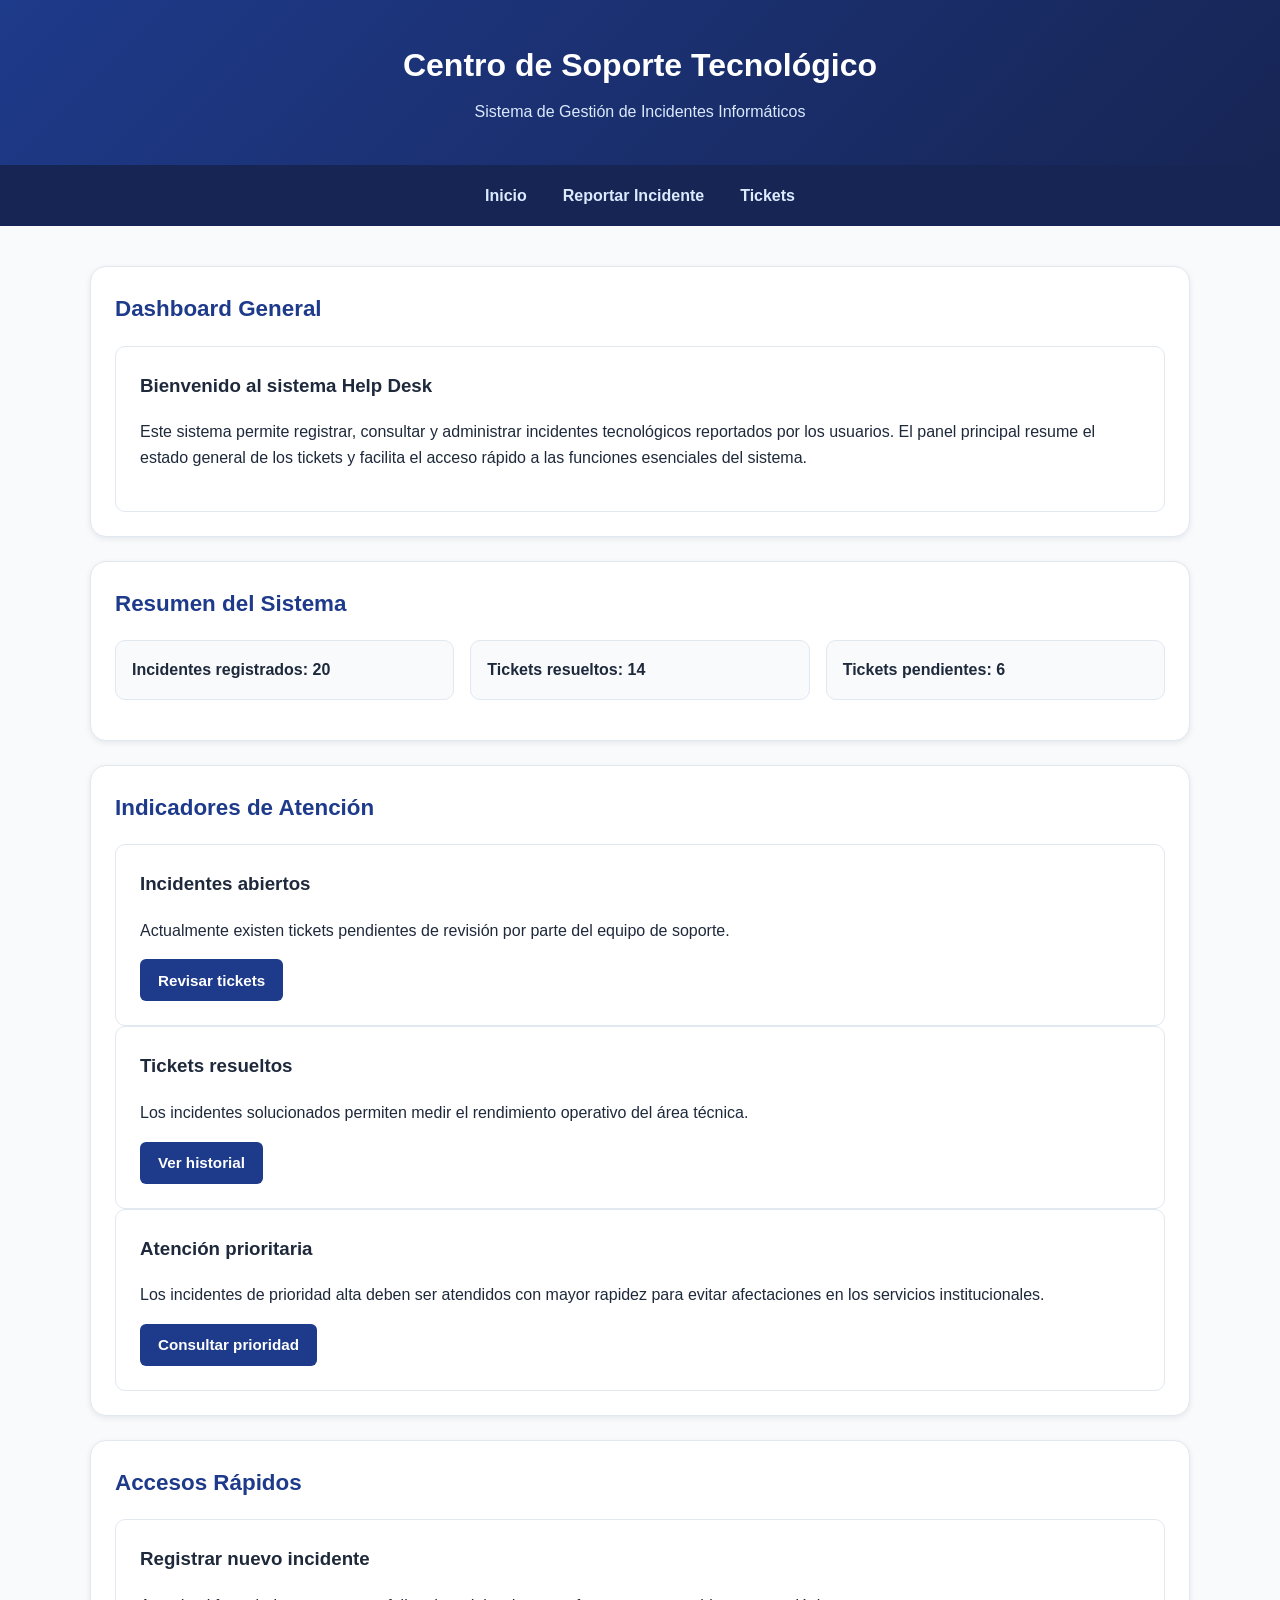
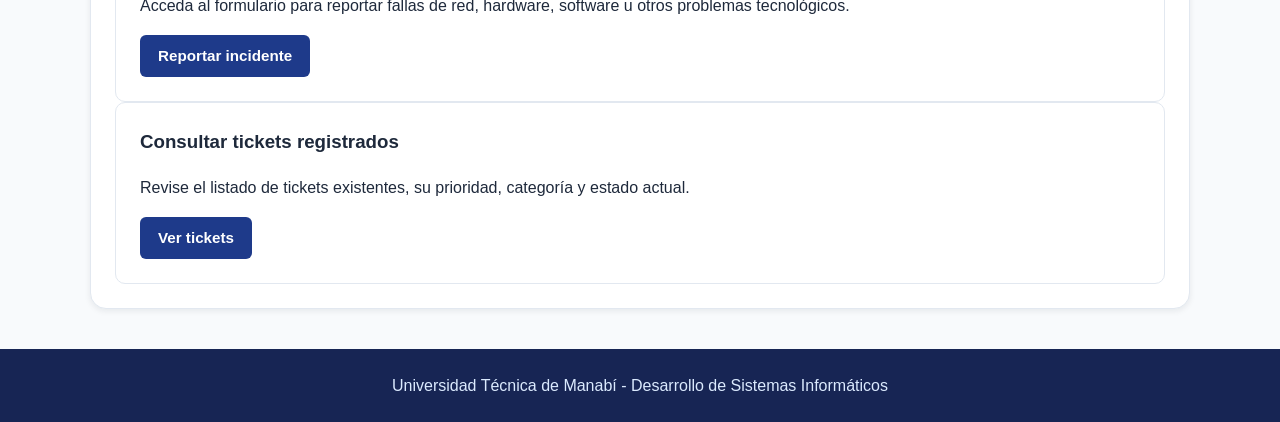
<file: index.html>
<!DOCTYPE html>
<html lang="es">
<head>
  <meta charset="UTF-8">
  <meta name="viewport" content="width=device-width, initial-scale=1.0">
  <title>Dashboard - Centro de Soporte Tecnológico</title>
  <link rel="stylesheet" href="style.css">
</head>
<body>

  <header>
    <h1>Centro de Soporte Tecnológico</h1>
    <p>Sistema de Gestión de Incidentes Informáticos</p>
  </header>

  <nav aria-label="Navegación principal del sistema">
    <ul>
      <li><a href="index.html">Inicio</a></li>
      <li><a href="reportar.html">Reportar Incidente</a></li>
      <li><a href="tickets.html">Tickets</a></li>
    </ul>
  </nav>

  <main>
    <section>
      <h2>Dashboard General</h2>
      <article>
        <h3>Bienvenido al sistema Help Desk</h3>
        <p>
          Este sistema permite registrar, consultar y administrar incidentes tecnológicos
          reportados por los usuarios. El panel principal resume el estado general de los
          tickets y facilita el acceso rápido a las funciones esenciales del sistema.
        </p>
      </article>
    </section>

    <section>
      <h2>Resumen del Sistema</h2>
      <ul>
        <li>Incidentes registrados: 20</li>
        <li>Tickets resueltos: 14</li>
        <li>Tickets pendientes: 6</li>
      </ul>
    </section>

    <section>
      <h2>Indicadores de Atención</h2>

      <article>
        <h3>Incidentes abiertos</h3>
        <p>
          Actualmente existen tickets pendientes de revisión por parte del equipo de soporte.
        </p>
        <button type="button">Revisar tickets</button>
      </article>

      <article>
        <h3>Tickets resueltos</h3>
        <p>
          Los incidentes solucionados permiten medir el rendimiento operativo del área técnica.
        </p>
        <button type="button">Ver historial</button>
      </article>

      <article>
        <h3>Atención prioritaria</h3>
        <p>
          Los incidentes de prioridad alta deben ser atendidos con mayor rapidez para evitar
          afectaciones en los servicios institucionales.
        </p>
        <button type="button">Consultar prioridad</button>
      </article>
    </section>

    <section>
      <h2>Accesos Rápidos</h2>

      <article>
        <h3>Registrar nuevo incidente</h3>
        <p>
          Acceda al formulario para reportar fallas de red, hardware, software u otros
          problemas tecnológicos.
        </p>
        <a href="reportar.html">
          <button type="button">Reportar incidente</button>
        </a>
      </article>

      <article>
        <h3>Consultar tickets registrados</h3>
        <p>
          Revise el listado de tickets existentes, su prioridad, categoría y estado actual.
        </p>
        <a href="tickets.html">
          <button type="button">Ver tickets</button>
        </a>
      </article>
    </section>
  </main>

  <footer>
    <p>Universidad Técnica de Manabí - Desarrollo de Sistemas Informáticos</p>
  </footer>

</body>
</html>
</file>
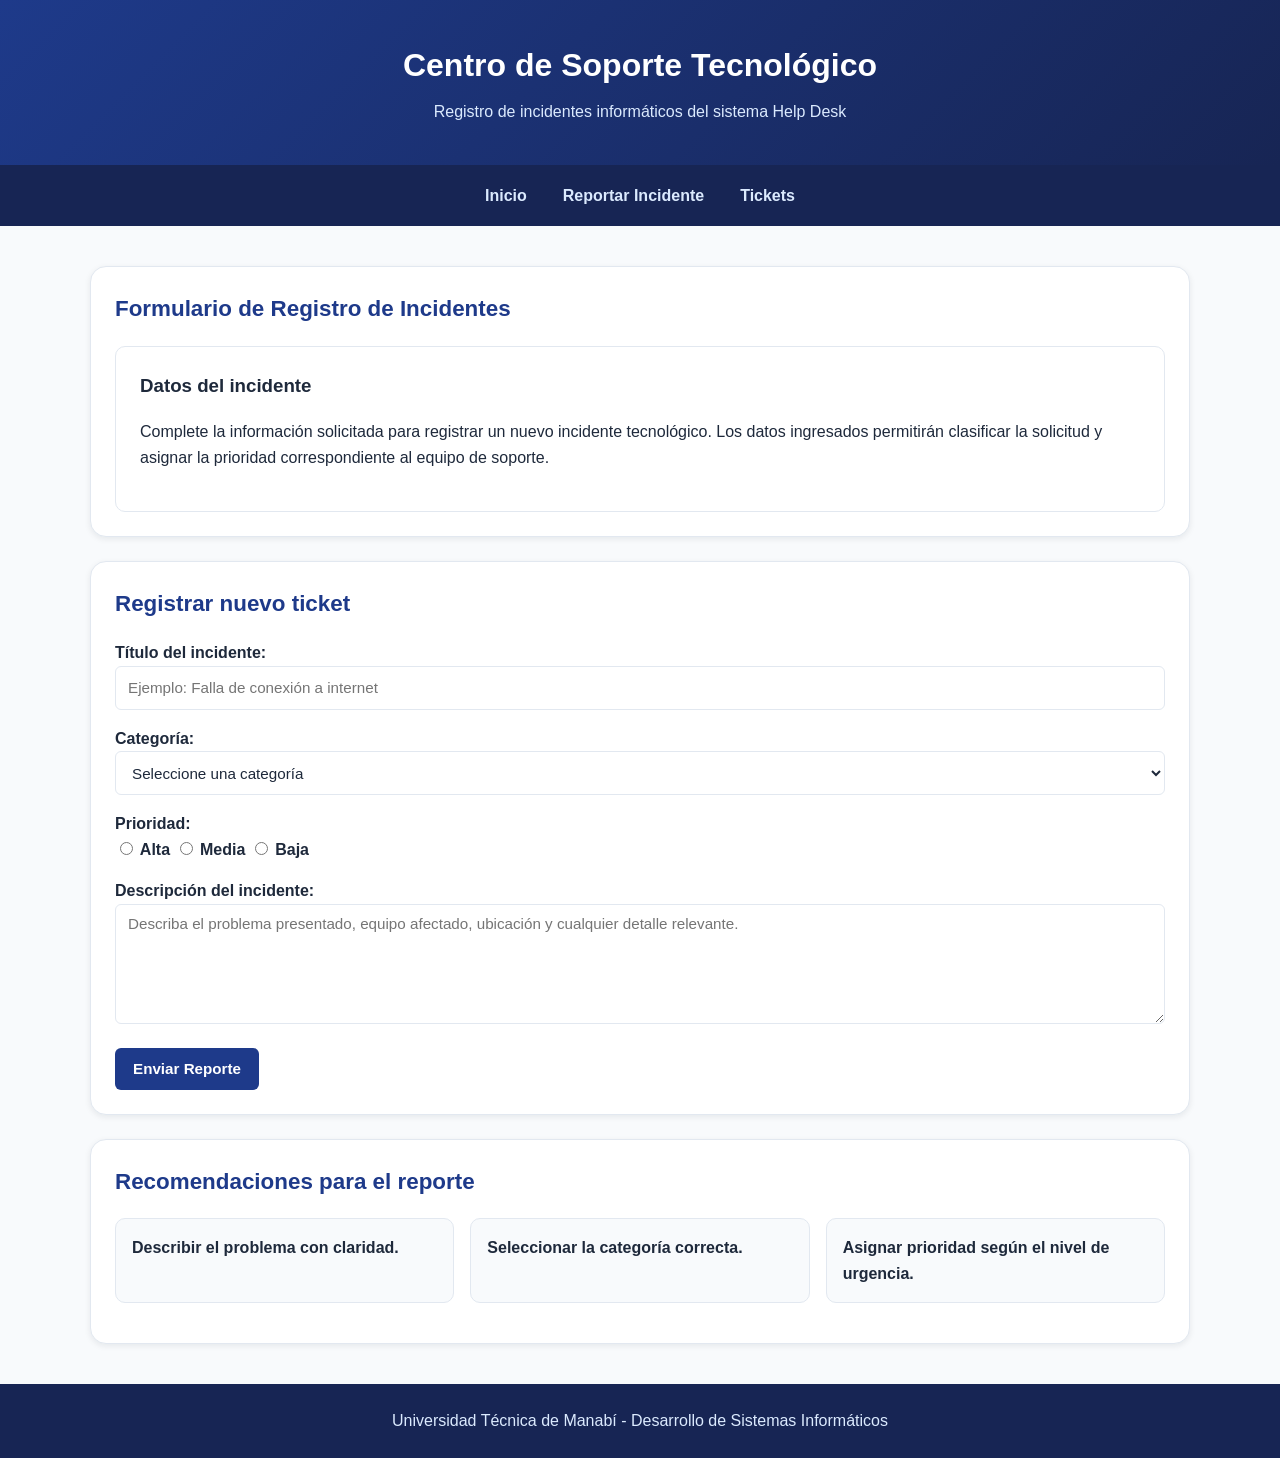
<file: reportar.html>
<!DOCTYPE html>
<html lang="es">
<head>
  <meta charset="UTF-8">
  <meta name="viewport" content="width=device-width, initial-scale=1.0">
  <title>Reportar Incidente - Centro de Soporte Tecnológico</title>
  <link rel="stylesheet" href="style.css">
</head>
<body>

  <header>
    <h1>Centro de Soporte Tecnológico</h1>
    <p>Registro de incidentes informáticos del sistema Help Desk</p>
  </header>

  <nav aria-label="Navegación principal del sistema">
    <ul>
      <li><a href="index.html">Inicio</a></li>
      <li><a href="reportar.html">Reportar Incidente</a></li>
      <li><a href="tickets.html">Tickets</a></li>
    </ul>
  </nav>

  <main>
    <section>
      <h2>Formulario de Registro de Incidentes</h2>
      <article>
        <h3>Datos del incidente</h3>
        <p>
          Complete la información solicitada para registrar un nuevo incidente tecnológico.
          Los datos ingresados permitirán clasificar la solicitud y asignar la prioridad
          correspondiente al equipo de soporte.
        </p>
      </article>
    </section>

    <section>
      <h2>Registrar nuevo ticket</h2>

      <form action="logica_tickets.php" method="POST">
        <div>
          <label for="titulo">Título del incidente:</label>
          <input
            type="text"
            id="titulo"
            name="titulo"
            placeholder="Ejemplo: Falla de conexión a internet"
            required>
        </div>

        <div>
          <label for="categoria">Categoría:</label>
          <select id="categoria" name="categoria" required>
            <option value="">Seleccione una categoría</option>
            <option value="Red">Red</option>
            <option value="Hardware">Hardware</option>
            <option value="Software">Software</option>
            <option value="Soporte general">Soporte general</option>
          </select>
        </div>

        <div>
          <p>Prioridad:</p>

          <label>
            <input type="radio" name="prioridad" value="Alta" required>
            Alta
          </label>

          <label>
            <input type="radio" name="prioridad" value="Media">
            Media
          </label>

          <label>
            <input type="radio" name="prioridad" value="Baja">
            Baja
          </label>
        </div>

        <div>
          <label for="descripcion">Descripción del incidente:</label>
          <textarea
            id="descripcion"
            name="descripcion"
            placeholder="Describa el problema presentado, equipo afectado, ubicación y cualquier detalle relevante."
            required></textarea>
        </div>

        <button type="submit">Enviar Reporte</button>
      </form>
    </section>

    <section>
      <h2>Recomendaciones para el reporte</h2>
      <ul>
        <li>Describir el problema con claridad.</li>
        <li>Seleccionar la categoría correcta.</li>
        <li>Asignar prioridad según el nivel de urgencia.</li>
      </ul>
    </section>
  </main>

  <footer>
    <p>Universidad Técnica de Manabí - Desarrollo de Sistemas Informáticos</p>
  </footer>

</body>
</html>
</file>
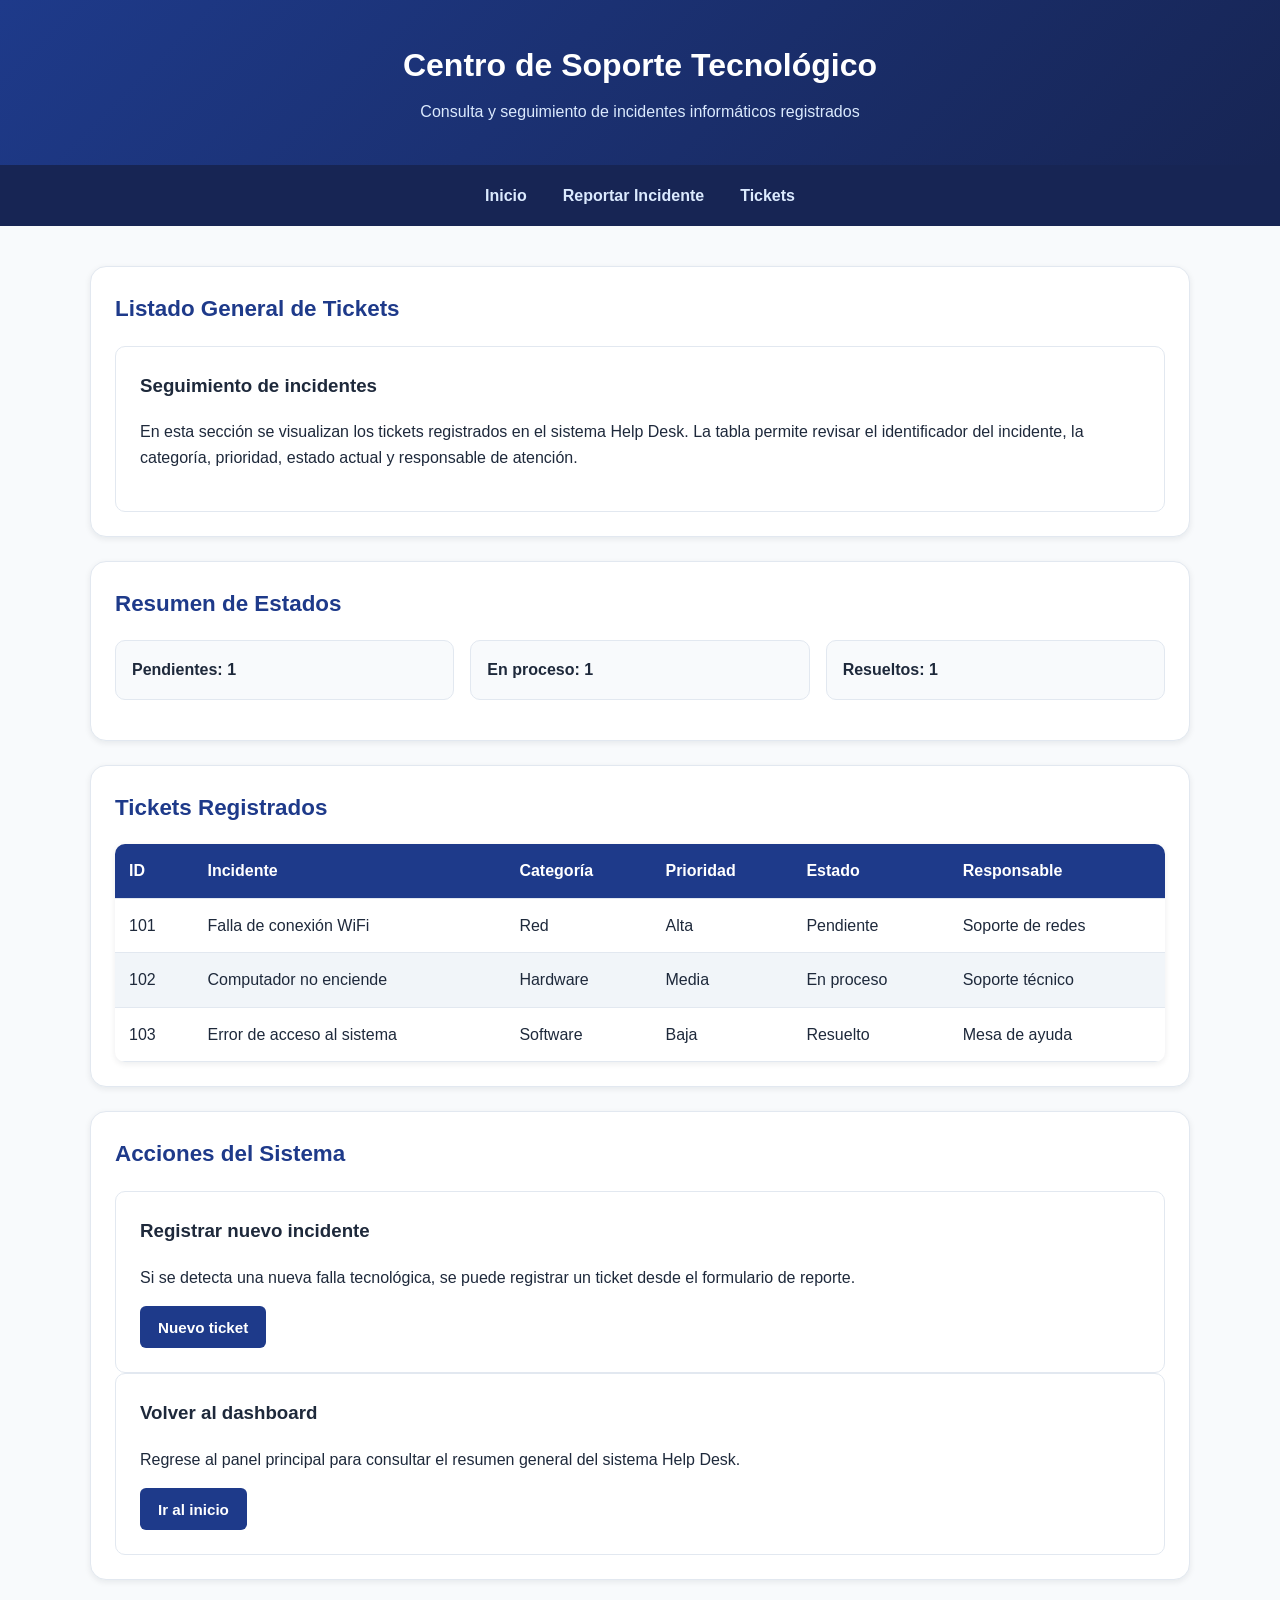
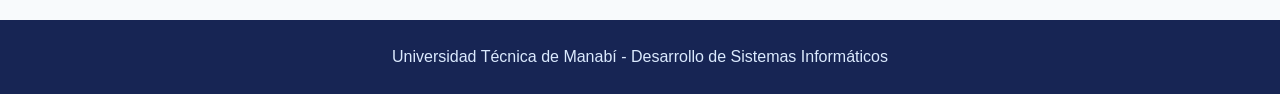
<file: tickets.html>
<!DOCTYPE html>
<html lang="es">
<head>
  <meta charset="UTF-8">
  <meta name="viewport" content="width=device-width, initial-scale=1.0">
  <title>Tickets Registrados - Centro de Soporte Tecnológico</title>
  <link rel="stylesheet" href="style.css">
</head>
<body>

  <header>
    <h1>Centro de Soporte Tecnológico</h1>
    <p>Consulta y seguimiento de incidentes informáticos registrados</p>
  </header>

  <nav aria-label="Navegación principal del sistema">
    <ul>
      <li><a href="index.html">Inicio</a></li>
      <li><a href="reportar.html">Reportar Incidente</a></li>
      <li><a href="tickets.html">Tickets</a></li>
    </ul>
  </nav>

  <main>
    <section>
      <h2>Listado General de Tickets</h2>
      <article>
        <h3>Seguimiento de incidentes</h3>
        <p>
          En esta sección se visualizan los tickets registrados en el sistema Help Desk.
          La tabla permite revisar el identificador del incidente, la categoría, prioridad,
          estado actual y responsable de atención.
        </p>
      </article>
    </section>

    <section>
      <h2>Resumen de Estados</h2>
      <ul>
        <li>Pendientes: 1</li>
        <li>En proceso: 1</li>
        <li>Resueltos: 1</li>
      </ul>
    </section>

    <section>
      <h2>Tickets Registrados</h2>

      <table>
        <thead>
          <tr>
            <th>ID</th>
            <th>Incidente</th>
            <th>Categoría</th>
            <th>Prioridad</th>
            <th>Estado</th>
            <th>Responsable</th>
          </tr>
        </thead>

        <tbody>
          <tr>
            <td data-label="ID">101</td>
            <td data-label="Incidente">Falla de conexión WiFi</td>
            <td data-label="Categoría">Red</td>
            <td data-label="Prioridad">Alta</td>
            <td data-label="Estado">Pendiente</td>
            <td data-label="Responsable">Soporte de redes</td>
          </tr>

          <tr>
            <td data-label="ID">102</td>
            <td data-label="Incidente">Computador no enciende</td>
            <td data-label="Categoría">Hardware</td>
            <td data-label="Prioridad">Media</td>
            <td data-label="Estado">En proceso</td>
            <td data-label="Responsable">Soporte técnico</td>
          </tr>

          <tr>
            <td data-label="ID">103</td>
            <td data-label="Incidente">Error de acceso al sistema</td>
            <td data-label="Categoría">Software</td>
            <td data-label="Prioridad">Baja</td>
            <td data-label="Estado">Resuelto</td>
            <td data-label="Responsable">Mesa de ayuda</td>
          </tr>
        </tbody>
      </table>
    </section>

    <section>
      <h2>Acciones del Sistema</h2>

      <article>
        <h3>Registrar nuevo incidente</h3>
        <p>
          Si se detecta una nueva falla tecnológica, se puede registrar un ticket desde
          el formulario de reporte.
        </p>
        <a href="reportar.html">
          <button type="button">Nuevo ticket</button>
        </a>
      </article>

      <article>
        <h3>Volver al dashboard</h3>
        <p>
          Regrese al panel principal para consultar el resumen general del sistema Help Desk.
        </p>
        <a href="index.html">
          <button type="button">Ir al inicio</button>
        </a>
      </article>
    </section>
  </main>

  <footer>
    <p>Universidad Técnica de Manabí - Desarrollo de Sistemas Informáticos</p>
  </footer>

</body>
</html>
</file>
<file: style.css>
:root {
  --color-primary: #1e3a8a;
  --color-primary-dark: #172554;
  --color-secondary: #475569;
  --color-success: #15803d;
  --color-warning: #ca8a04;
  --color-danger: #b91c1c;
  --color-info: #0369a1;
  --color-bg: #f8fafc;
  --color-surface: #ffffff;
  --color-border: #e2e8f0;
  --color-text: #1e293b;
  --color-muted: #64748b;

  --font-main: Arial, Helvetica, sans-serif;

  --radius-sm: 6px;
  --radius-md: 10px;
  --radius-lg: 16px;

  --shadow-sm: 0 2px 6px rgba(15, 23, 42, 0.08);
  --shadow-md: 0 8px 20px rgba(15, 23, 42, 0.12);

  --space-sm: 8px;
  --space-md: 16px;
  --space-lg: 24px;
  --space-xl: 40px;
}

* {
  box-sizing: border-box;
}

body {
  margin: 0;
  font-family: var(--font-main);
  background-color: var(--color-bg);
  color: var(--color-text);
  line-height: 1.6;
}

header {
  background: linear-gradient(135deg, var(--color-primary), var(--color-primary-dark));
  color: #ffffff;
  padding: var(--space-xl) var(--space-lg);
  text-align: center;
}

header h1 {
  margin: 0 0 var(--space-sm);
  font-size: 2rem;
}

header p {
  margin: 0;
  color: #dbeafe;
  font-size: 1rem;
}

nav {
  background-color: var(--color-primary-dark);
  padding: var(--space-sm) var(--space-lg);
}

nav ul {
  width: min(1100px, 92%);
  margin: 0 auto;
  padding: 0;
  list-style: none;
  display: flex;
  justify-content: center;
  gap: var(--space-sm);
  flex-wrap: wrap;
}

nav a {
  display: inline-block;
  color: #dbeafe;
  text-decoration: none;
  padding: 10px 14px;
  border-radius: var(--radius-sm);
  font-weight: 700;
  transition: background-color 0.2s ease, color 0.2s ease;
}

nav a:hover,
nav a:focus {
  background-color: #ffffff;
  color: var(--color-primary);
}

main {
  width: min(1100px, 92%);
  margin: var(--space-xl) auto;
  display: grid;
  gap: var(--space-lg);
}

section {
  background-color: var(--color-surface);
  border: 1px solid var(--color-border);
  border-radius: var(--radius-lg);
  box-shadow: var(--shadow-sm);
  padding: var(--space-lg);
}

section h2 {
  margin-top: 0;
  color: var(--color-primary);
  font-size: 1.4rem;
}

article {
  background-color: #ffffff;
  border: 1px solid var(--color-border);
  border-radius: var(--radius-md);
  padding: var(--space-lg);
}

article h3 {
  margin-top: 0;
  color: var(--color-text);
}

section ul {
  display: grid;
  grid-template-columns: repeat(3, 1fr);
  gap: var(--space-md);
  list-style: none;
  padding: 0;
}

section li {
  background-color: var(--color-bg);
  border: 1px solid var(--color-border);
  border-radius: var(--radius-md);
  padding: var(--space-md);
  font-weight: 700;
}

form {
  display: grid;
  gap: var(--space-md);
}

label,
form p {
  font-weight: 700;
  color: var(--color-text);
  margin: 0;
}

input[type="text"],
select,
textarea {
  width: 100%;
  min-height: 44px;
  padding: 10px 12px;
  border: 1px solid var(--color-border);
  border-radius: var(--radius-sm);
  font-family: var(--font-main);
  font-size: 0.95rem;
  color: var(--color-text);
  background-color: #ffffff;
}

textarea {
  min-height: 120px;
  resize: vertical;
}

input[type="text"]:focus,
select:focus,
textarea:focus {
  outline: none;
  border-color: var(--color-primary);
  box-shadow: 0 0 0 3px rgba(30, 58, 138, 0.16);
}

input[type="radio"] {
  accent-color: var(--color-primary);
}

button {
  width: fit-content;
  min-height: 42px;
  padding: 10px 18px;
  border: none;
  border-radius: var(--radius-sm);
  background-color: var(--color-primary);
  color: #ffffff;
  font-family: var(--font-main);
  font-size: 0.95rem;
  font-weight: 700;
  cursor: pointer;
  transition: background-color 0.2s ease, transform 0.2s ease, box-shadow 0.2s ease;
}

button:hover {
  background-color: var(--color-primary-dark);
  transform: translateY(-1px);
  box-shadow: var(--shadow-sm);
}

table {
  width: 100%;
  border-collapse: collapse;
  overflow: hidden;
  border-radius: var(--radius-md);
  box-shadow: var(--shadow-sm);
}

th,
td {
  padding: 14px;
  text-align: left;
  border-bottom: 1px solid var(--color-border);
}

th {
  background-color: var(--color-primary);
  color: #ffffff;
}

tr:nth-child(even) td {
  background-color: #f1f5f9;
}

tr:hover td {
  background-color: #e0f2fe;
}

footer {
  margin-top: var(--space-xl);
  padding: var(--space-lg);
  text-align: center;
  background-color: var(--color-primary-dark);
  color: #dbeafe;
}

footer p {
  margin: 0;
}

/* Diseño para tablets */
@media (max-width: 900px) {
  header h1 {
    font-size: 1.7rem;
  }

  main {
    width: 94%;
  }

  section ul {
    grid-template-columns: repeat(2, 1fr);
  }

  table {
    font-size: 0.9rem;
  }
}

/* Diseño para móviles */
@media (max-width: 640px) {
  header {
    padding: var(--space-lg) var(--space-md);
  }

  header h1 {
    font-size: 1.45rem;
  }

  nav ul {
    flex-direction: column;
    align-items: stretch;
  }

  nav a {
    width: 100%;
    text-align: center;
    background-color: rgba(255, 255, 255, 0.08);
  }

  main {
    margin: var(--space-lg) auto;
  }

  section,
  article {
    padding: var(--space-md);
  }

  section ul {
    grid-template-columns: 1fr;
  }

  button {
    width: 100%;
  }

  table,
  thead,
  tbody,
  tr,
  th,
  td {
    display: block;
    width: 100%;
  }

  tr {
    margin-bottom: var(--space-md);
    border: 1px solid var(--color-border);
    border-radius: var(--radius-md);
    overflow: hidden;
    background-color: #ffffff;
  }

  th {
    display: none;
  }

  td {
    border-bottom: 1px solid var(--color-border);
  }

  td:last-child {
    border-bottom: none;
  }
}
/* Refuerzo responsive para tablas en vista móvil */
@media (max-width: 640px) {
  table {
    box-shadow: none;
  }

  tbody {
    display: grid;
    gap: var(--space-md);
  }

  tr {
    box-shadow: var(--shadow-sm);
  }

  td {
    display: flex;
    justify-content: space-between;
    align-items: center;
    gap: var(--space-md);
    text-align: right;
    font-size: 0.92rem;
    background-color: #ffffff;
  }

  td::before {
    content: attr(data-label);
    font-weight: 700;
    color: var(--color-primary);
    text-align: left;
  }

  td[data-label="Prioridad"] {
    font-weight: 700;
  }

  td[data-label="Estado"] {
    font-weight: 700;
    color: var(--color-info);
  }
}
</file>
